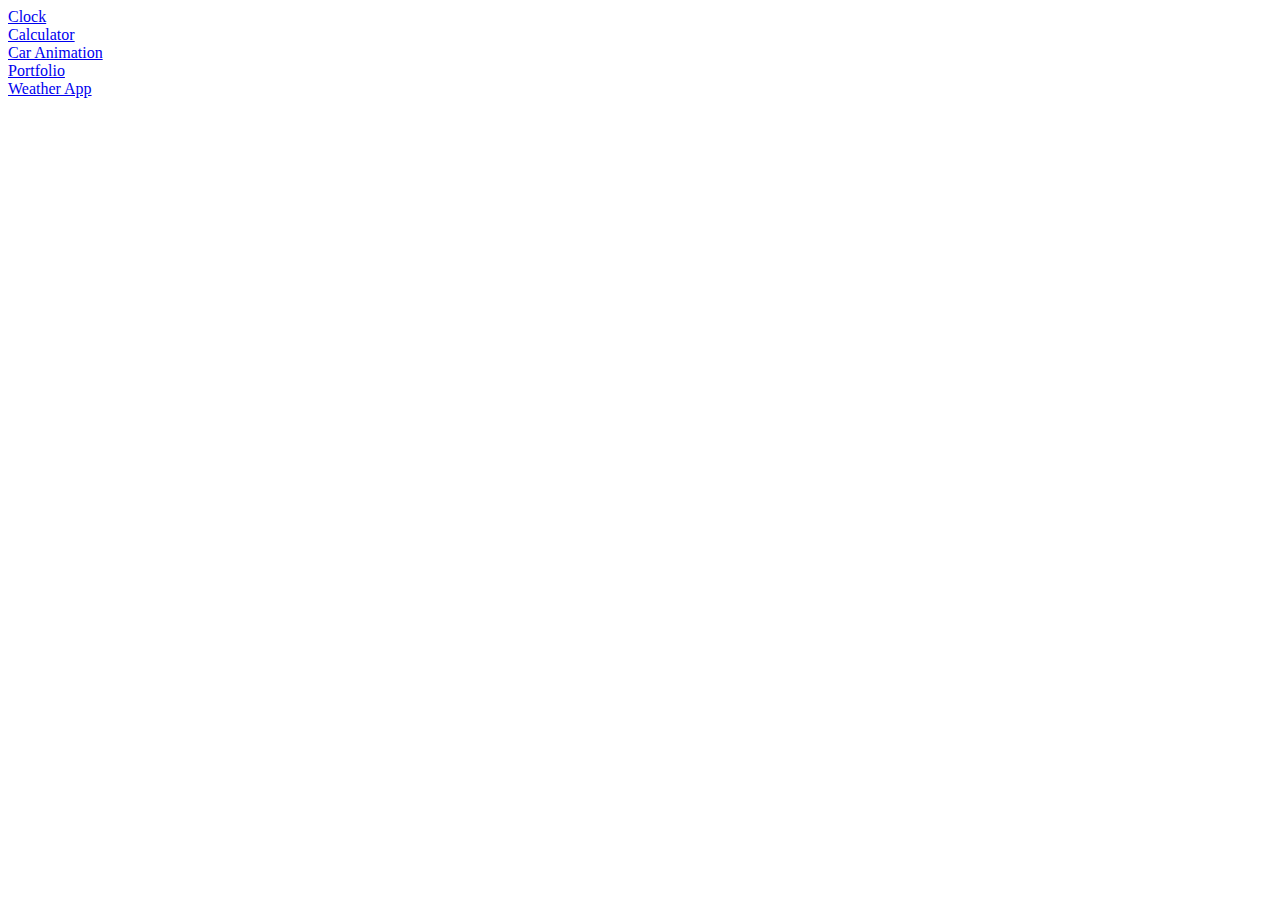
<file: index.html>
<!DOCTYPE html>
<html lang="en">
<head>
    <meta charset="UTF-8">
    <meta http-equiv="X-UA-Compatible" content="IE=edge">
    <meta name="viewport" content="width=<device-width>, initial-scale=1.0">
    <title>Document</title>
</head>
<body>
    <a href="AnalogClock"> Clock </a></br>
    <a href="Calculator"> Calculator </a></br>
    <a href="LamborghiniCar"> Car Animation </a></br>
    <a href="Portfolio"> Portfolio </a></br>
    <a href="Weather"> Weather App </a></br>
</body>
</html>
</file>
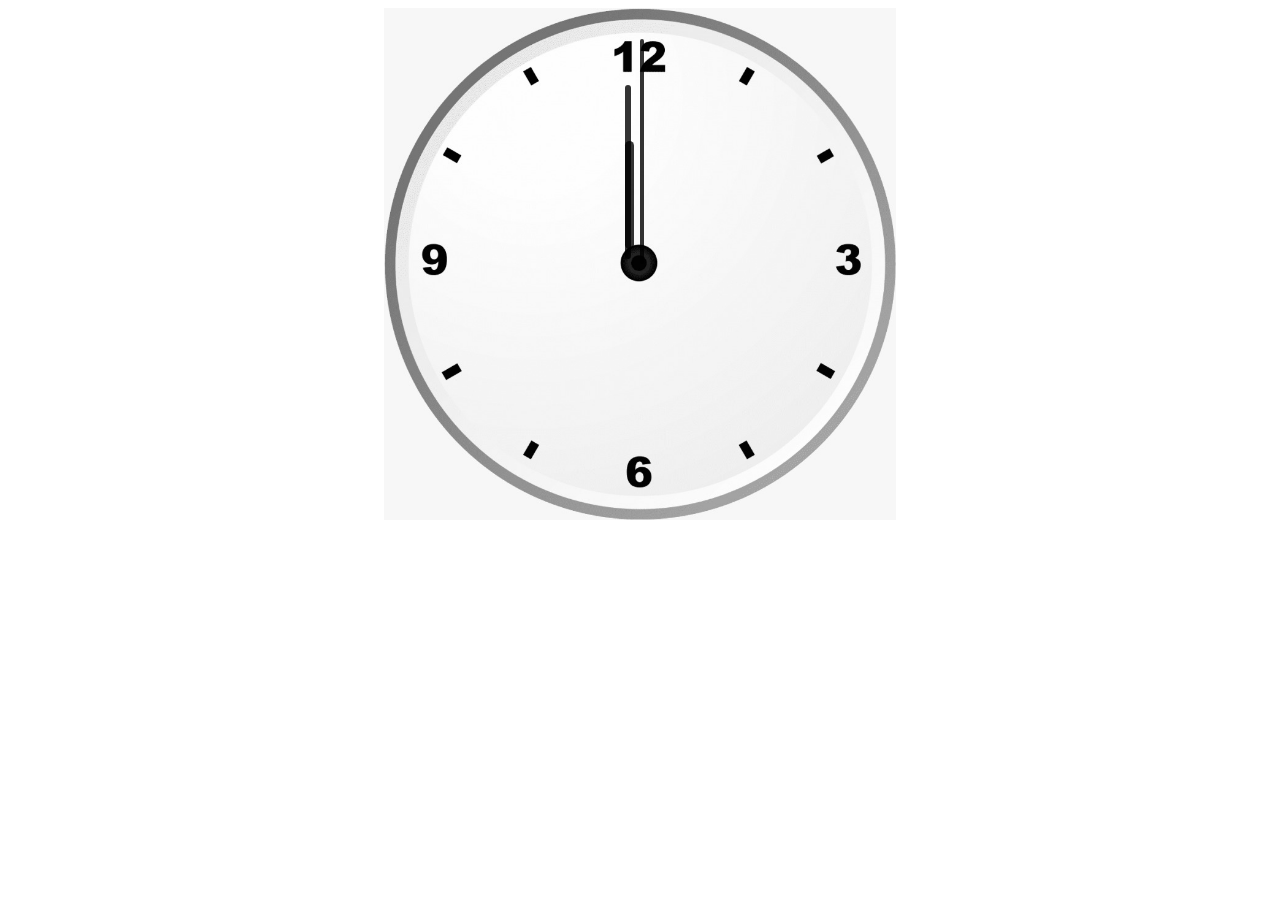
<file: AnalogClock/index.html>
<!DOCTYPE html>
<html lang="en">
<head>
    <meta charset="UTF-8">
    <meta http-equiv="X-UA-Compatible" content="IE=edge">
    <meta name="viewport" content="width=device-width, initial-scale=1.0">
    <title>Analog Clock</title>
    <link rel="stylesheet" href="clock.css">
    <script src="clock.js"></script>
</head>
<body>
    <div id="clockContainer">
        <div id="hour"></div>
        <div id="minute"></div>
        <div id="second"></div>
    </div>
</body>
</html>
</file>
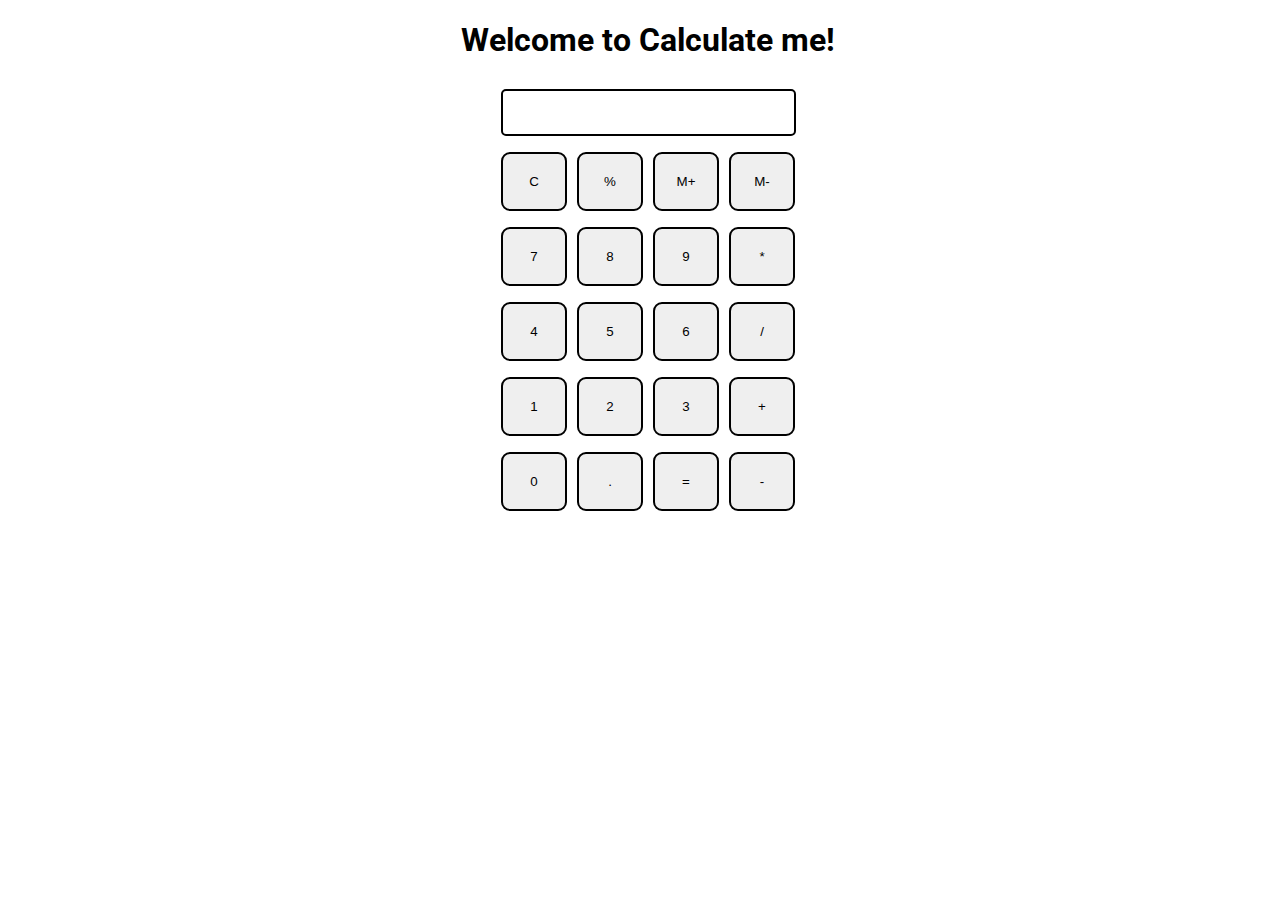
<file: Calculator/index.html>
<!DOCTYPE html>
<html>

<head>
  <meta charset="utf-8">
  <meta name="viewport" content="width=device-width">
  <title>Calculate me! - A calculator made my me</title>
  <link href="style.css" rel="stylesheet" type="text/css" />
  <link href="utils.css" rel="stylesheet" type="text/css" />
</head>

<body>
  <h1 class="text-center">Welcome to Calculate me!</h1>
  <div class="container flex flex-col items-center mx-auto m-w-20">
    <div class="row">
      <input class="input" type="text"/>
    </div>
    <div class="row">
      <button class="button">C</button>
      <button class="button">%</button>
      <button class="button">M+</button>
      <button class="button">M-</button>
    </div>
    <div class="row">
      <button class="button">7</button>
      <button class="button">8</button>
      <button class="button">9</button>
      <button class="button">*</button>
    </div>
    <div class="row">
      <button class="button">4</button>
      <button class="button">5</button>
      <button class="button">6</button>
      <button class="button">/</button>
    </div>
    <div class="row">
      <button class="button">1</button>
      <button class="button">2</button>
      <button class="button">3</button>
      <button class="button">+</button>
    </div>
    <div class="row">
      <button class="button">0</button>
      <button class="button">.</button>
      <button class="button">=</button>
      <button class="button">-</button>
    </div>
  </div>
  <script src="script.js"></script>
</body>

</html>
</file>
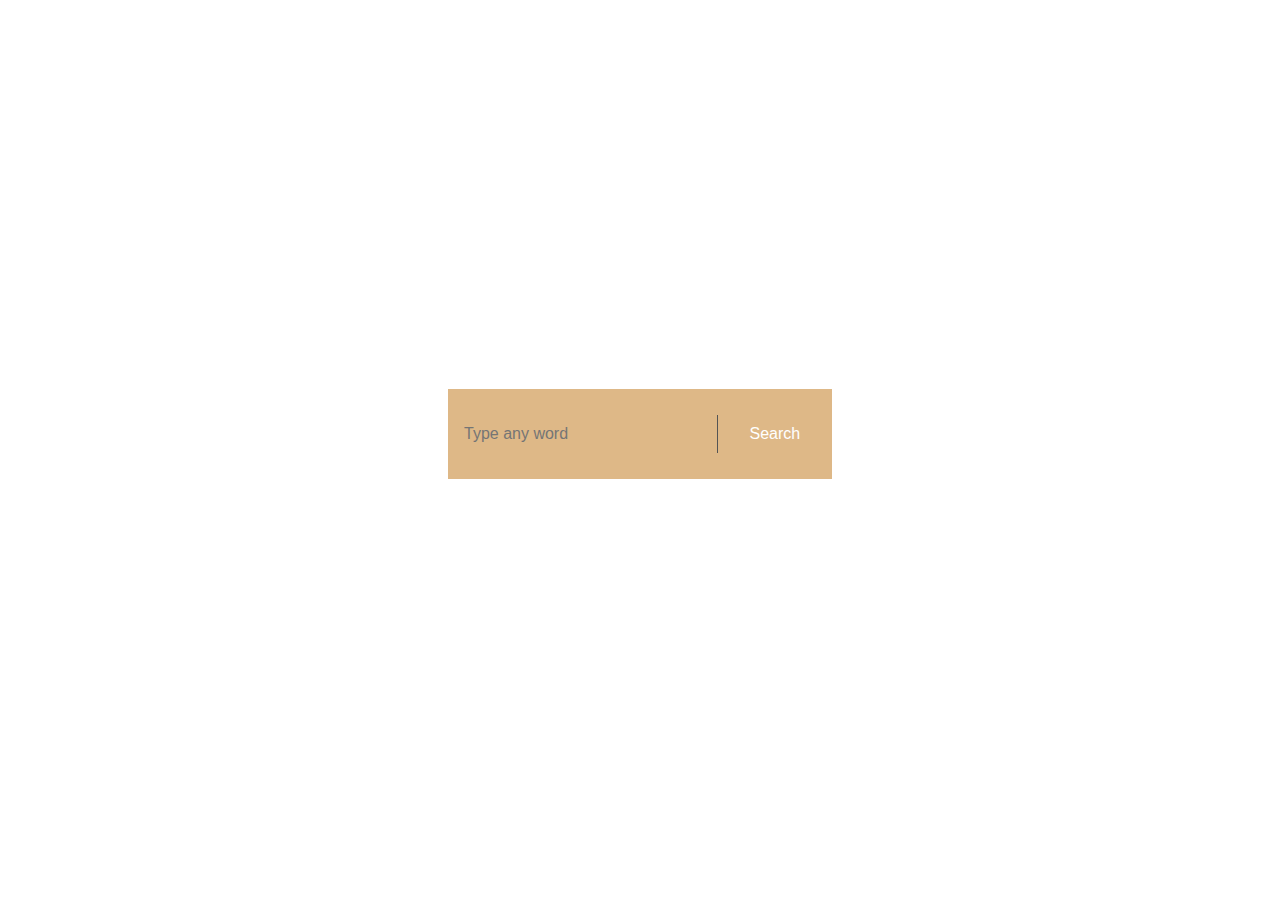
<file: Dictionary/index.html>
<!DOCTYPE html>
<html lang="en">
<head>
    <meta charset="UTF-8">
    <meta http-equiv="X-UA-Compatible" content="IE=edge">
    <meta name="viewport" content="width=device-width, initial-scale=1.0">
    <link rel="stylesheet" href="style.css">
    <title>Dictionary</title>
</head>
<body>
    <!-- <h1 class="h1">My Dictionary</h1> -->
    <div class="container">
        <div class="search-form">
            <input type="text" placeholder="Type any word">
            <button>Search</button>
        </div>

        <div class="dictionary-app">
            <!-- <div class="card">
                <div class="property">
                    <span>Word: </span>
                    <span>Word: </span>
                </div>

                <div class="property">
                    <span>Phonetics: </span>
                    <span>Word: </span>
                </div>

                <div class="property">
                    <span>Audio </span>
                    <span>Word: </span>
                </div>

                <div class="property">
                    <span>Definition: </span>
                    <span>Word: </span>
                </div>

                <div class="property">
                    <span>Example: </span>
                    <span>Word: </span>
                </div>

                <div class="property">
                    <span>Parts of Speech</span>
                    <span>Word: </span>
                </div>
            </div> -->
        </div>
    </div>

    <script src="script.js"></script>
</body>
</html>
</file>
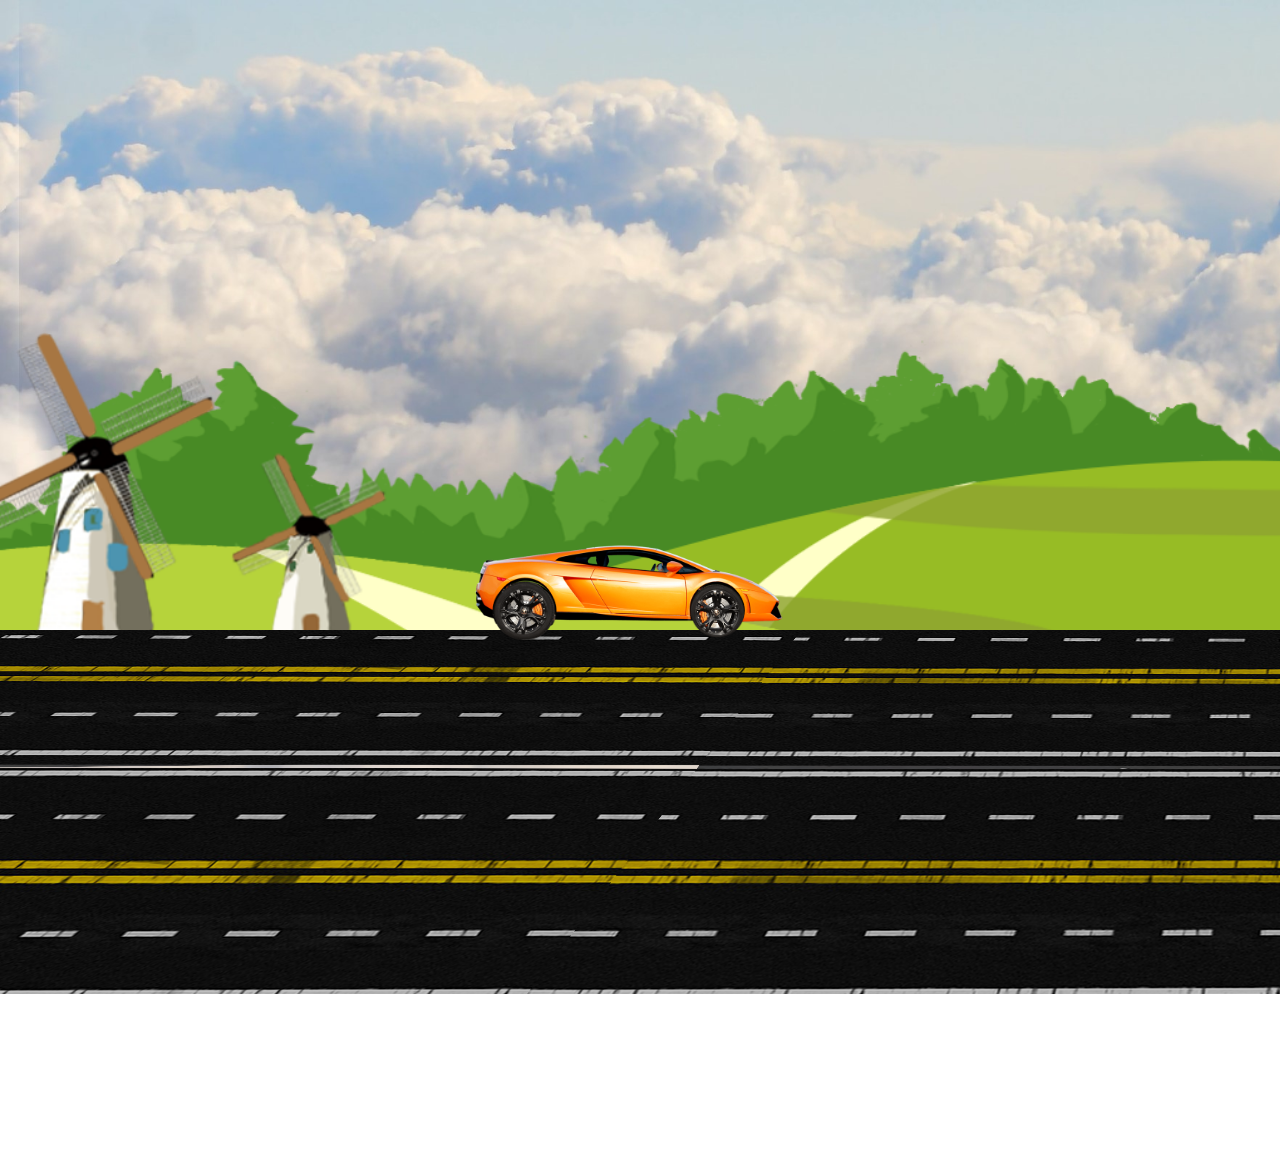
<file: LamborghiniCar/index.html>
<!DOCTYPE html>
<html lang="en">
<head>
    <meta charset="UTF-8">
    <meta http-equiv="X-UA-Compatible" content="IE=edge">
    <meta name="viewport" content="width=device-width, initial-scale=1.0">
    <title>Car Animation</title>
    <link rel="stylesheet" href="car.css">
    <script src="car.js"></script>
</head>
<body>
    <div class="container">
        <div class="sky">
            <div class="trees"></div>
            <div class="track"></div>
            <div class="car">
                <div class="wheel wheel1">
                    <img src="./images/car_wheel_left.png" alt="left wheel">
                </div>
                <div class="wheel wheel2">
                    <img src="./images/car_wheel_right.png" alt="right wheel">
                </div>
            </div>
        </div>
    </div>
</body>
</html>
</file>
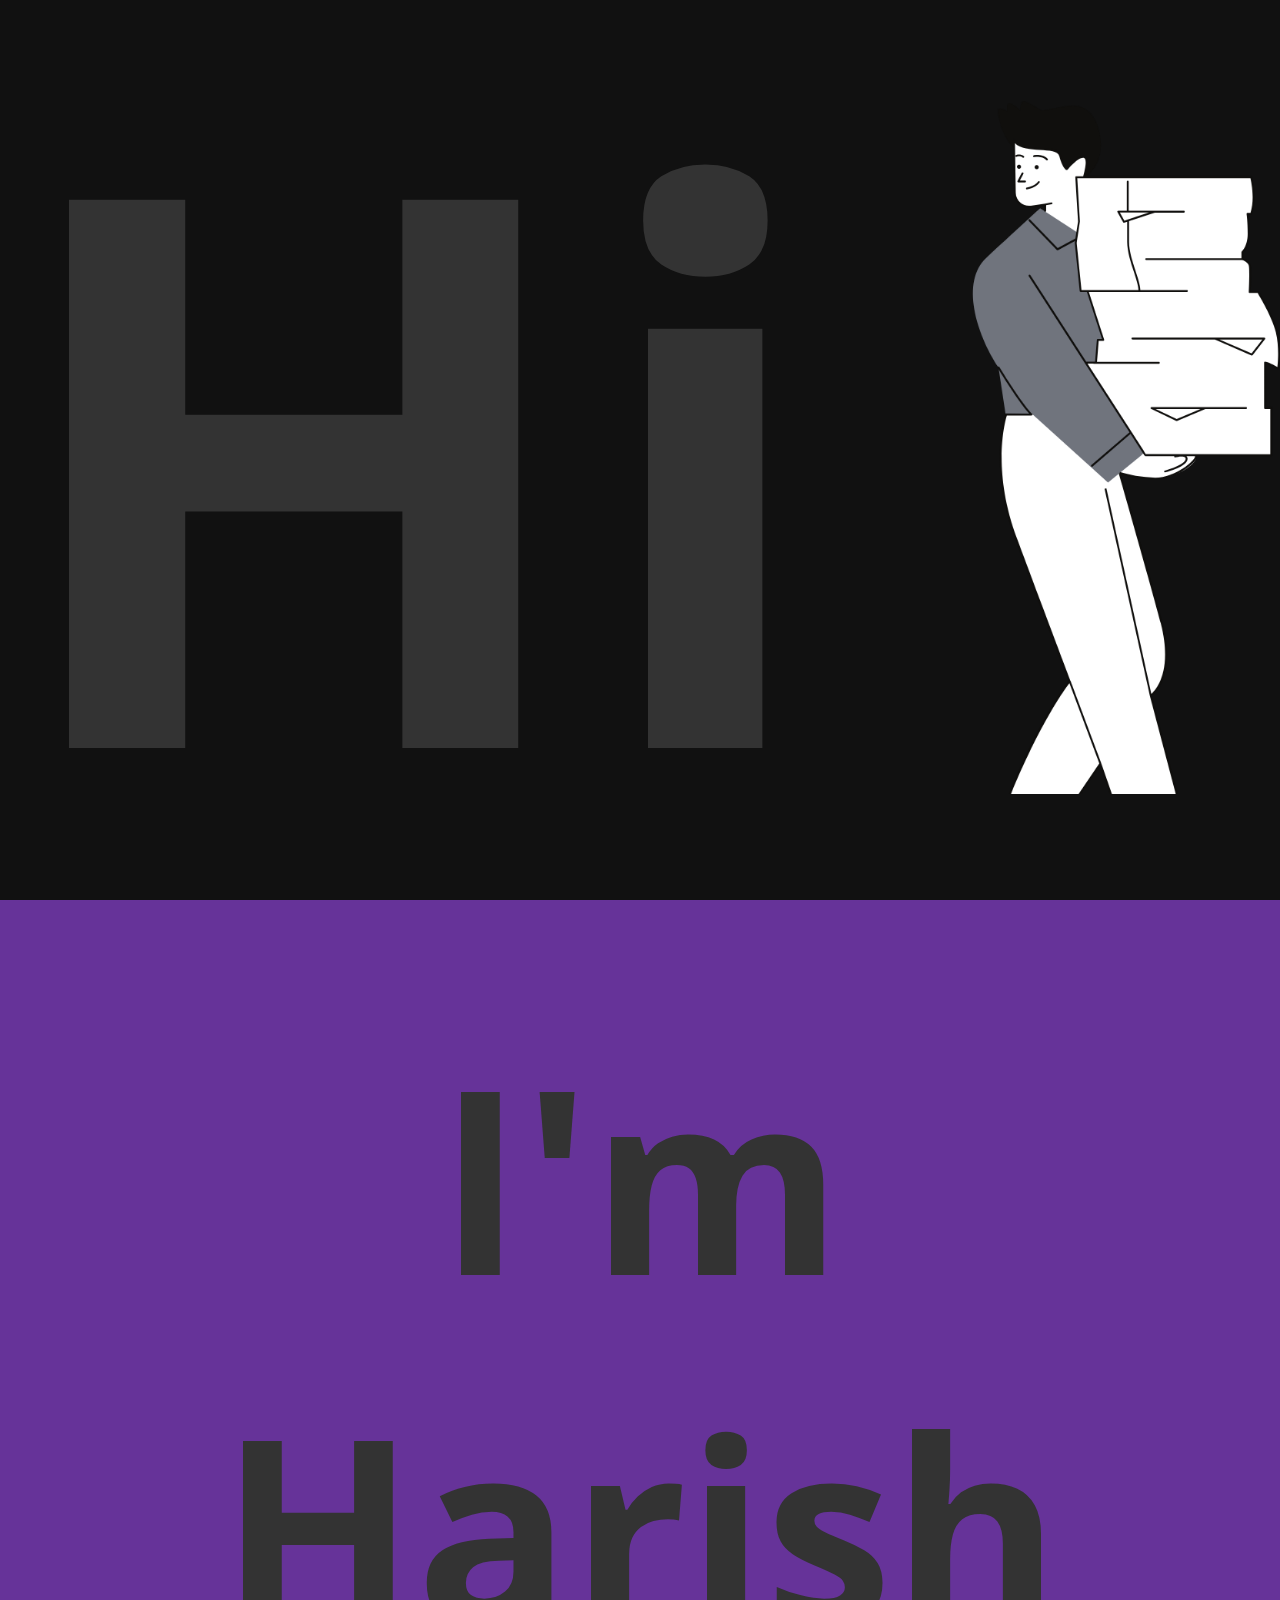
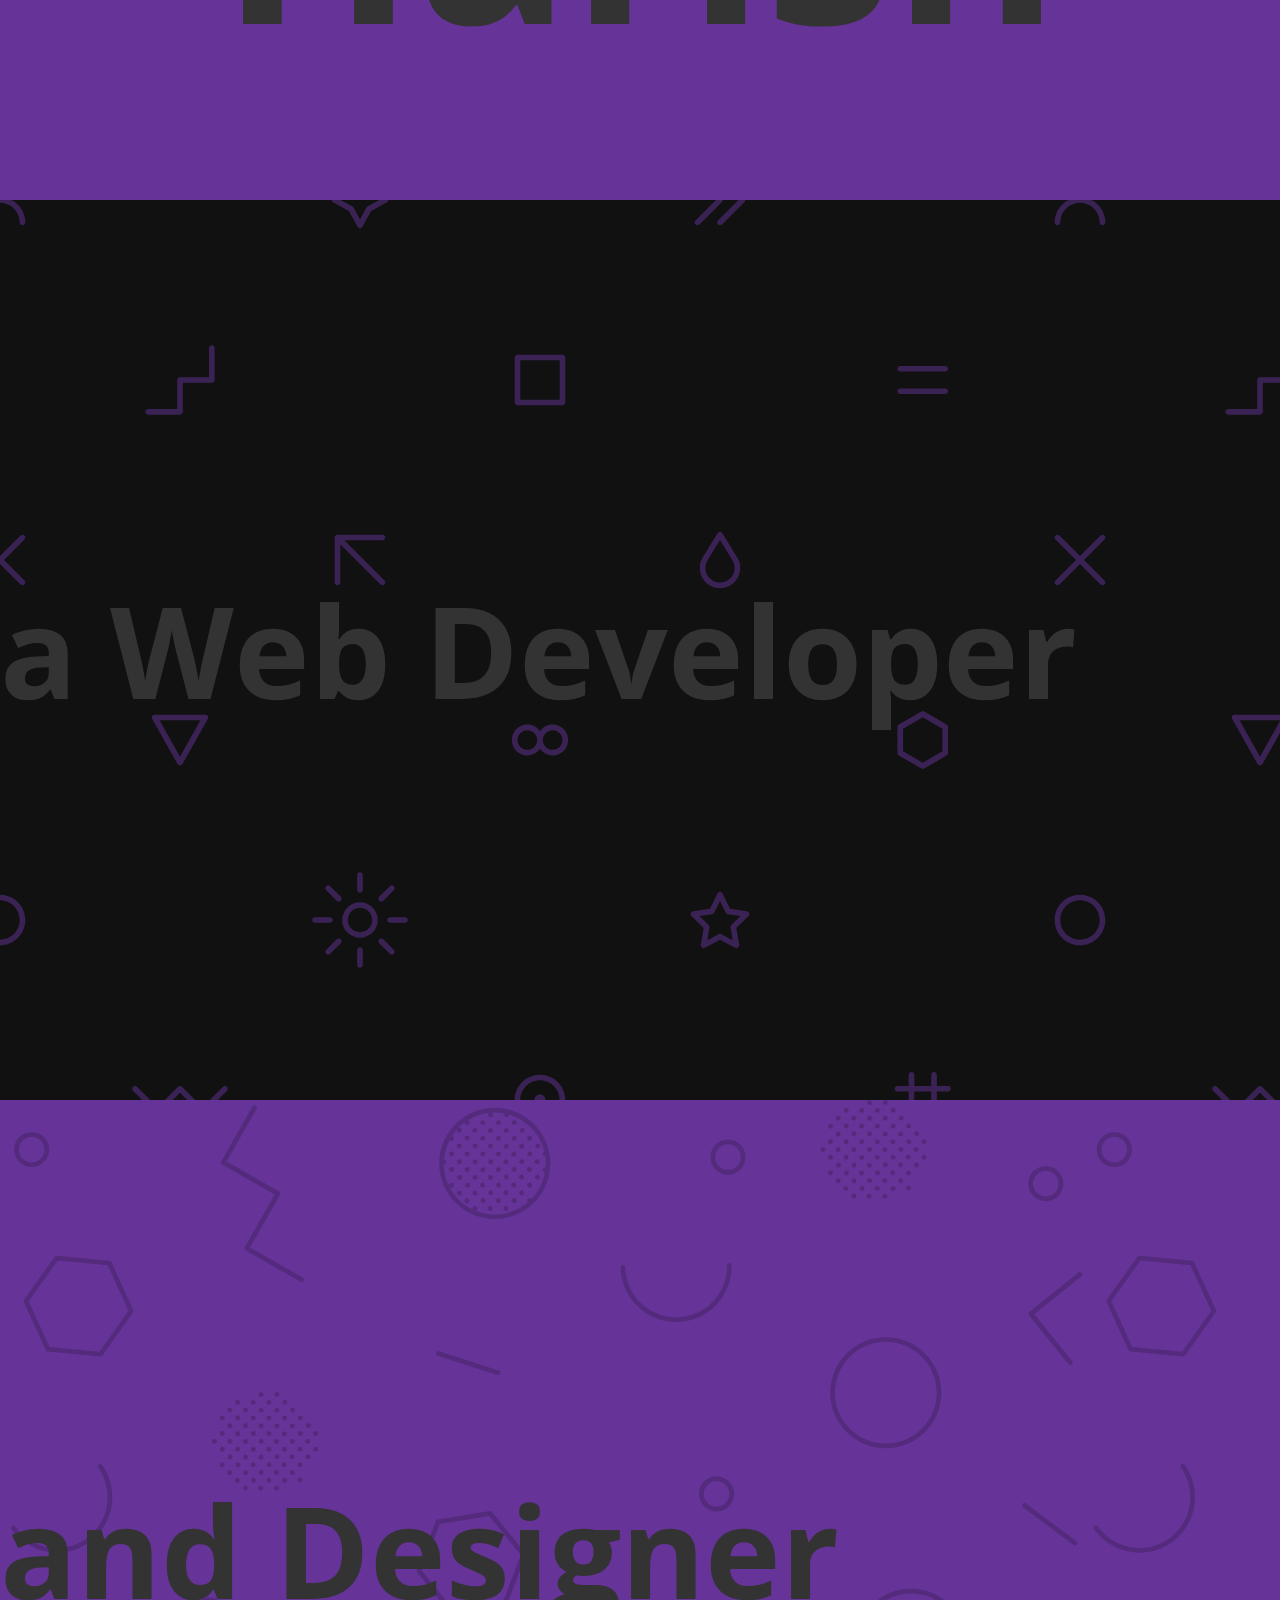
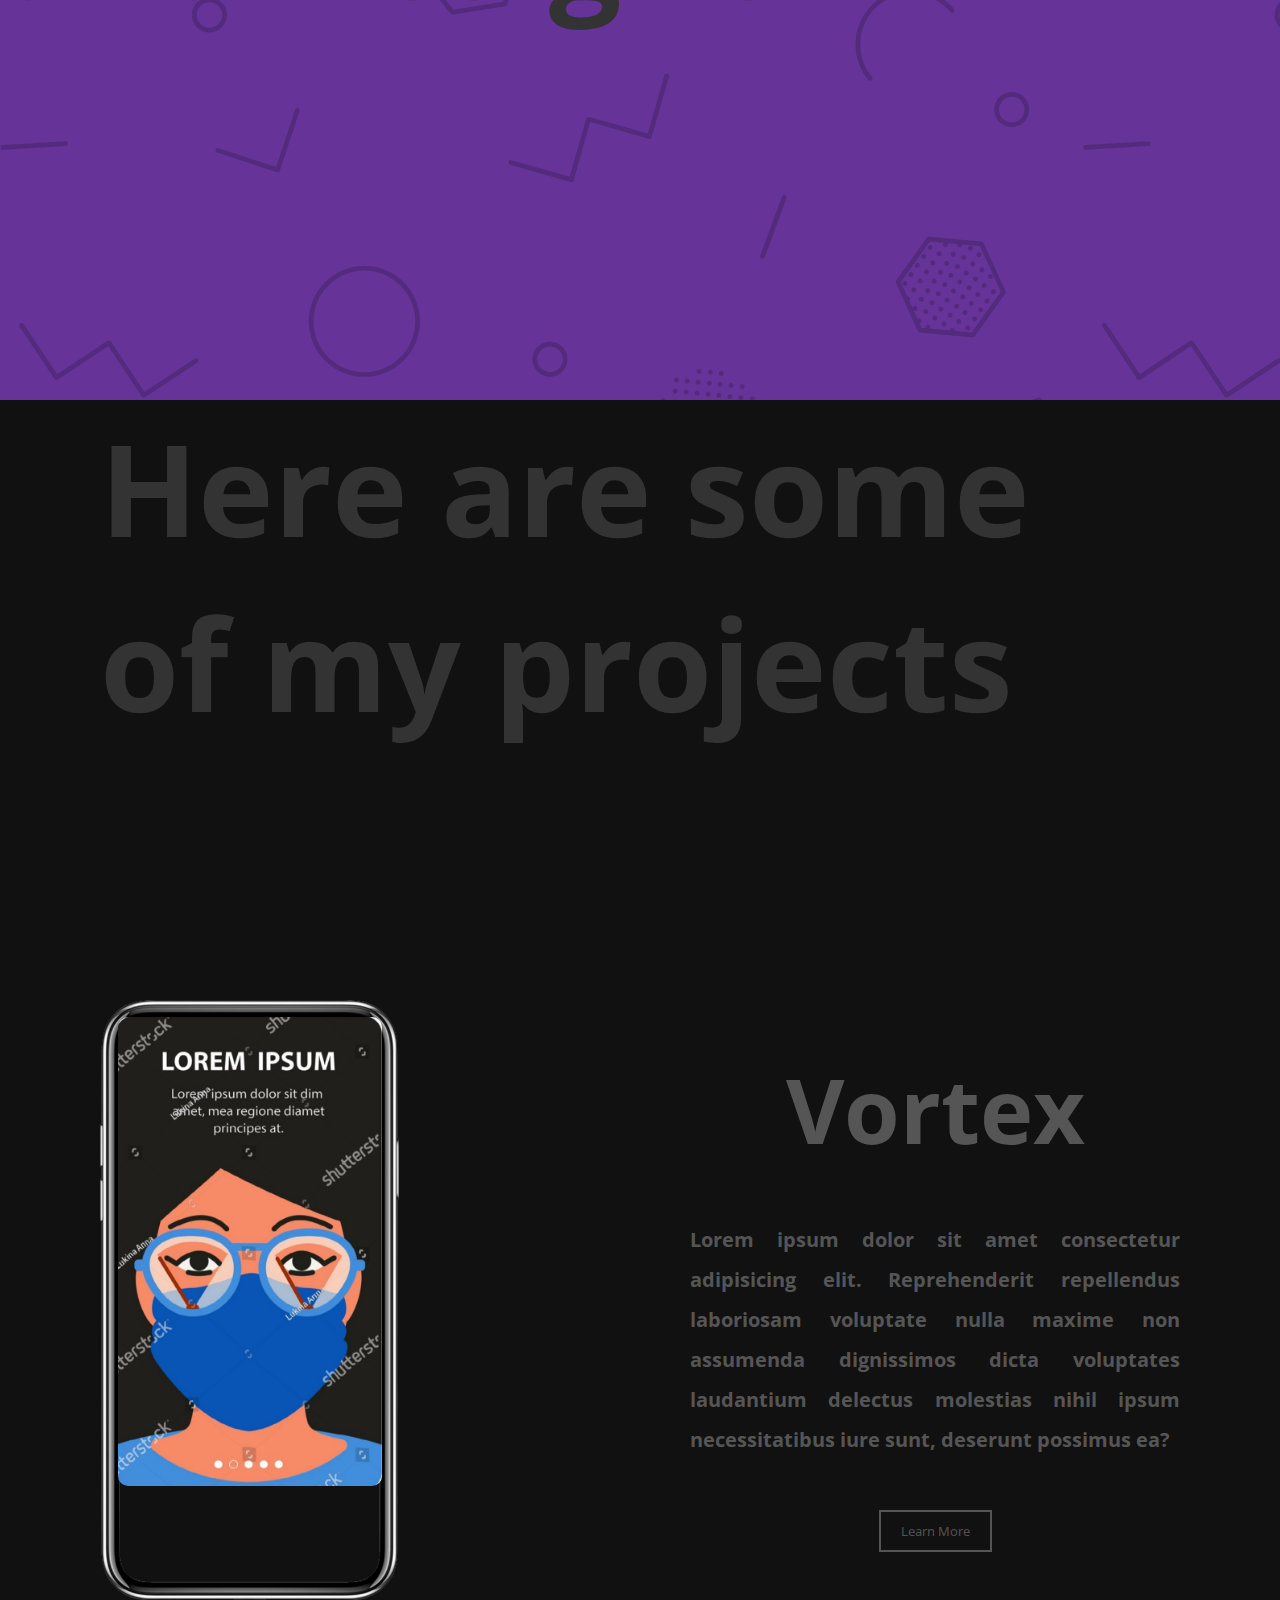
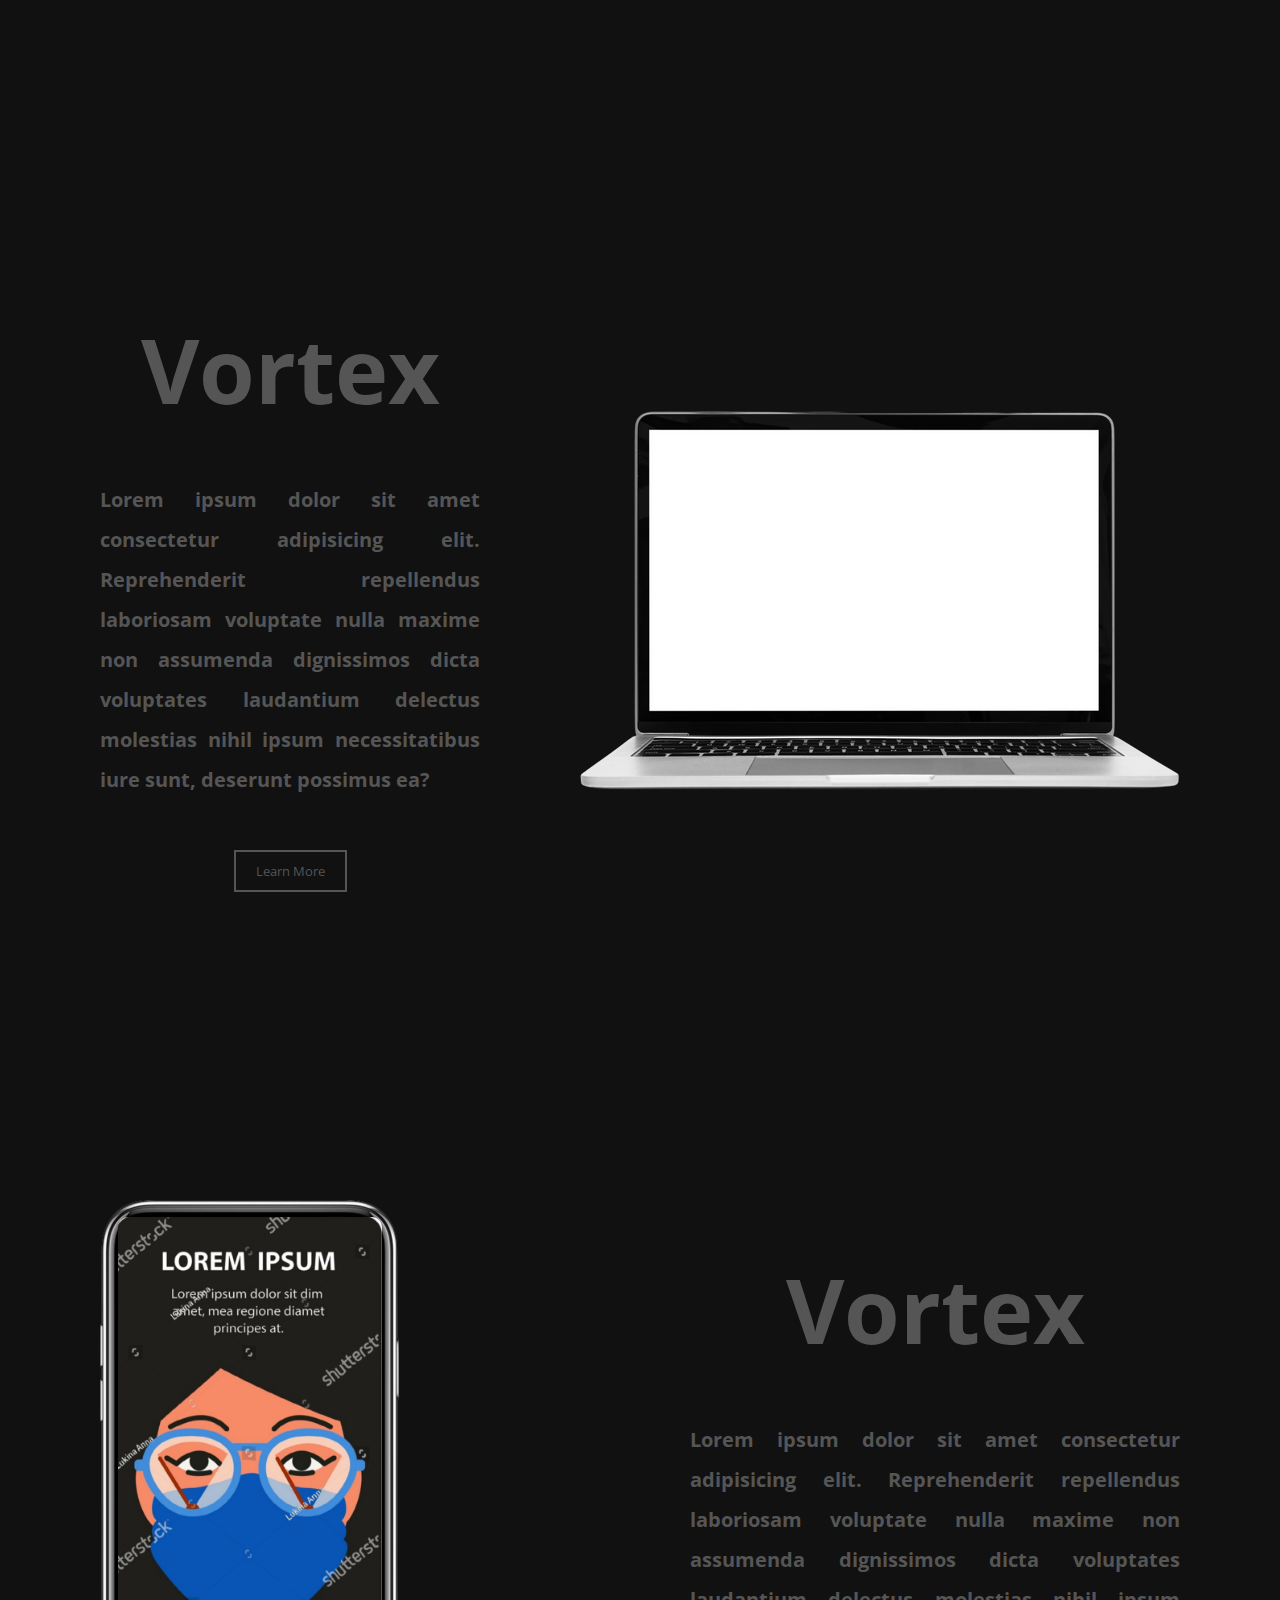
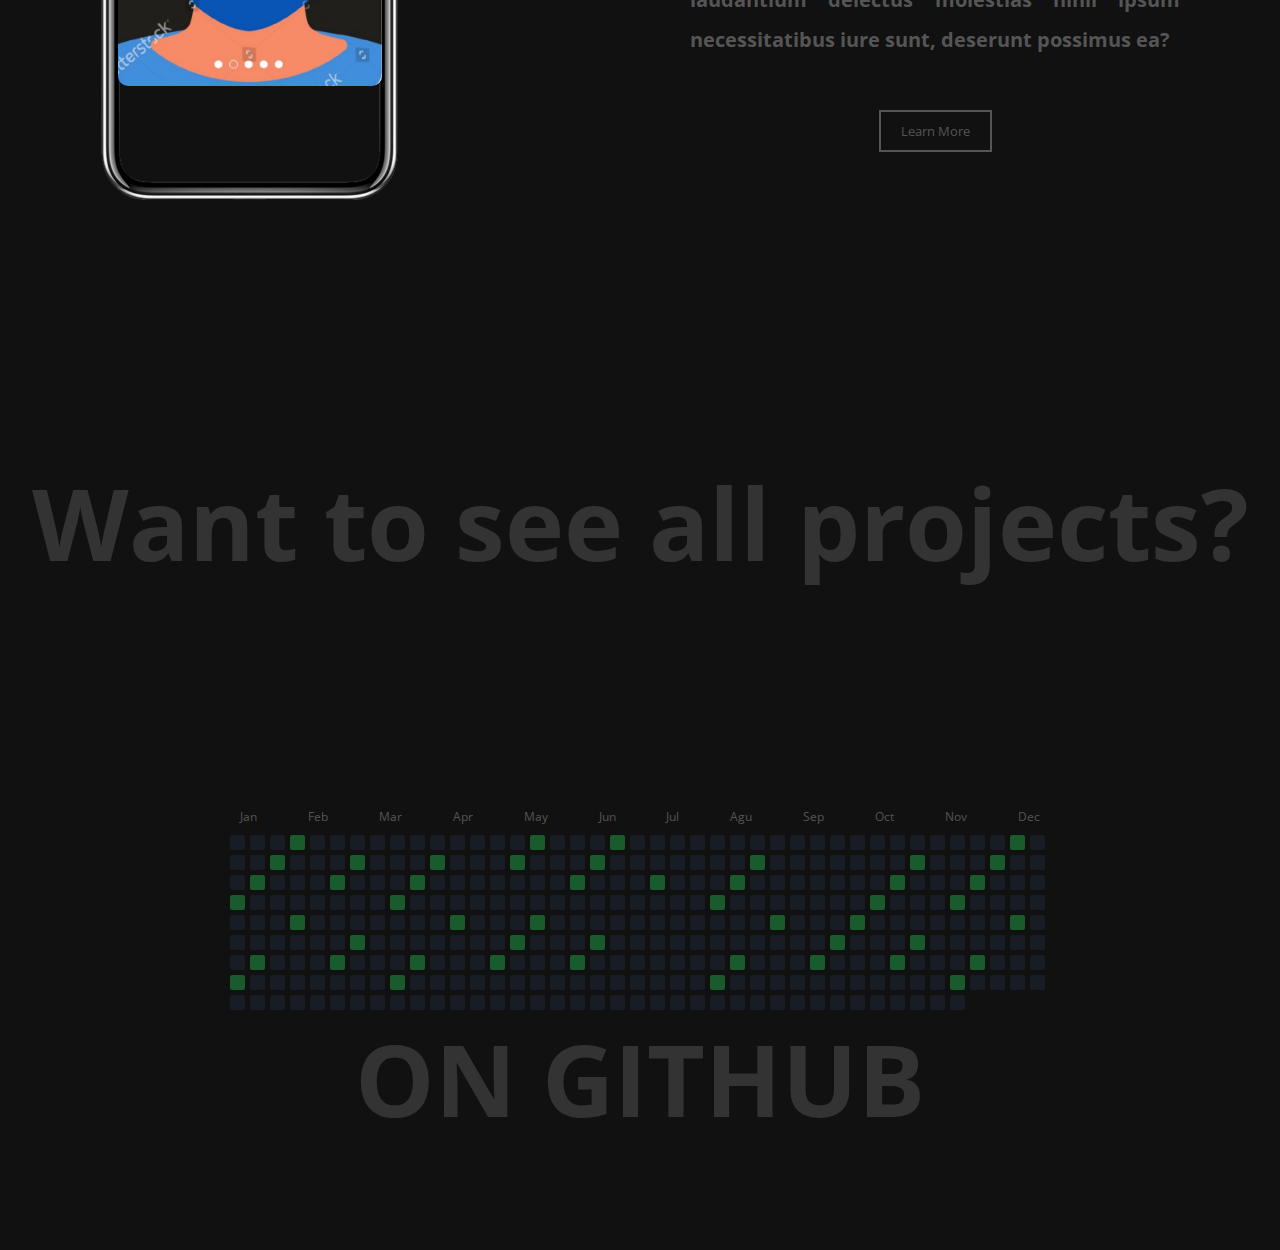
<file: Portfolio/index.html>
<!DOCTYPE html>
<html lang="en">
<head>
    <meta charset="UTF-8">
    <meta http-equiv="X-UA-Compatible" content="IE=edge">
    <meta name="viewport" content="width=device-width, initial-scale=1.0">
    <title>Harish</title>
    <link rel="stylesheet" href="./style.css">
    <link href="https://fonts.googleapis.com/css2?family=Open+Sans:wght@300;400;500;600;700;800&display=swap" rel="stylesheet">
</head>
<body>
    <div class="container">
        <!-- INTRODUCTION -->
        <div class="intro">
            <div class="salute">
                <div class="saluteTextContainer">
                    <h1 class="saluteText">Hi</h1>
                </div>
                <div class="saluteImgContainer">
                    <img src="./img/person.png" alt="person" class="saluteImg">
                </div>
            </div>
            <div class="nameContainer">
                <h2 class="name">I'm Harish</h2>
            </div>
            <div class="jobTitleContainer dark">
                <h2 class="jobTitle">a Web Developer</h2>
            </div>
            <div class="jobTitleContainer purple">
                <h2 class="jobTitle">and Designer</h2>
            </div>
        </div>
        <!-- PROJECTS -->
        <div class="projects">
            <h1 class="projectsTitle">Here are some of my projects<h1/>
                <div class="project">
                    <div class="phone">
                        <img src="./img/phone.png" alt="">
                        <div class="phoneScreen">
                            <img src="./img/phoneApp.png" alt="" class="phoneApp">
                        </div>
                    </div>
                    <div class="projectDetail">
                        <h1 class="projectTitle">Vortex</h1>
                        <p class="projectDesc">Lorem ipsum dolor sit amet consectetur adipisicing elit. Reprehenderit repellendus laboriosam voluptate nulla maxime non assumenda dignissimos dicta voluptates laudantium delectus molestias nihil ipsum necessitatibus iure sunt, deserunt possimus ea?</p>
                        <button class="projectButton">Learn More</button>
                    </div>
                </div>
                <div class="project">
                    <div class="laptop">
                        <img src="./img/laptop.png" alt="">
                        <div class="laptopScreen">
                            <!-- <img src="./img/laptopApp.png" alt="" class="laptopApp"> -->
                        </div>
                    </div>
                    <div class="projectDetail">
                        <h1 class="projectTitle">Vortex</h1>
                        <p class="projectDesc">Lorem ipsum dolor sit amet consectetur adipisicing elit. Reprehenderit repellendus laboriosam voluptate nulla maxime non assumenda dignissimos dicta voluptates laudantium delectus molestias nihil ipsum necessitatibus iure sunt, deserunt possimus ea?</p>
                        <button class="projectButton">Learn More</button>
                    </div>
                </div>
                <div class="project">
                    <div class="phone">
                        <img src="./img/phone.png" alt="">
                        <div class="phoneScreen">
                            <img src="./img/phoneApp.png" alt="" class="phoneApp">
                        </div>
                    </div>
                    <div class="projectDetail">
                        <h1 class="projectTitle">Vortex</h1>
                        <p class="projectDesc">Lorem ipsum dolor sit amet consectetur adipisicing elit. Reprehenderit repellendus laboriosam voluptate nulla maxime non assumenda dignissimos dicta voluptates laudantium delectus molestias nihil ipsum necessitatibus iure sunt, deserunt possimus ea?</p>
                        <button class="projectButton">Learn More</button>
                    </div>
                </div>
        </div>
            <!-- GITHUB -->
            <div class="githubContainer">
                <h1 class="githubTitle">Want to see all projects?</h1>
                <div class="githubChart">
                  <div class="dates">
                    <span>Jan</span>
                    <span>Feb</span>
                    <span>Mar</span>
                    <span>Apr</span>
                    <span>May</span>
                    <span>Jun</span>
                    <span>Jul</span>
                    <span>Agu</span>
                    <span>Sep</span>
                    <span>Oct</span>
                    <span>Nov</span>
                    <span>Dec</span>
                  </div>
                  <div class="boxContainer"></div>
                  <h1 class="githubTitle">ON GITHUB</h1>
                </div>
                <div class="githubSm">
                  <a href="">
                    <img src="./img/github.png" alt="" />
                  </a>
                  <h2>Find Me on Github</h2>
                </div>
              </div>
    </div>
    <script src="./app.js"></script>
</body>
</html>
</file>
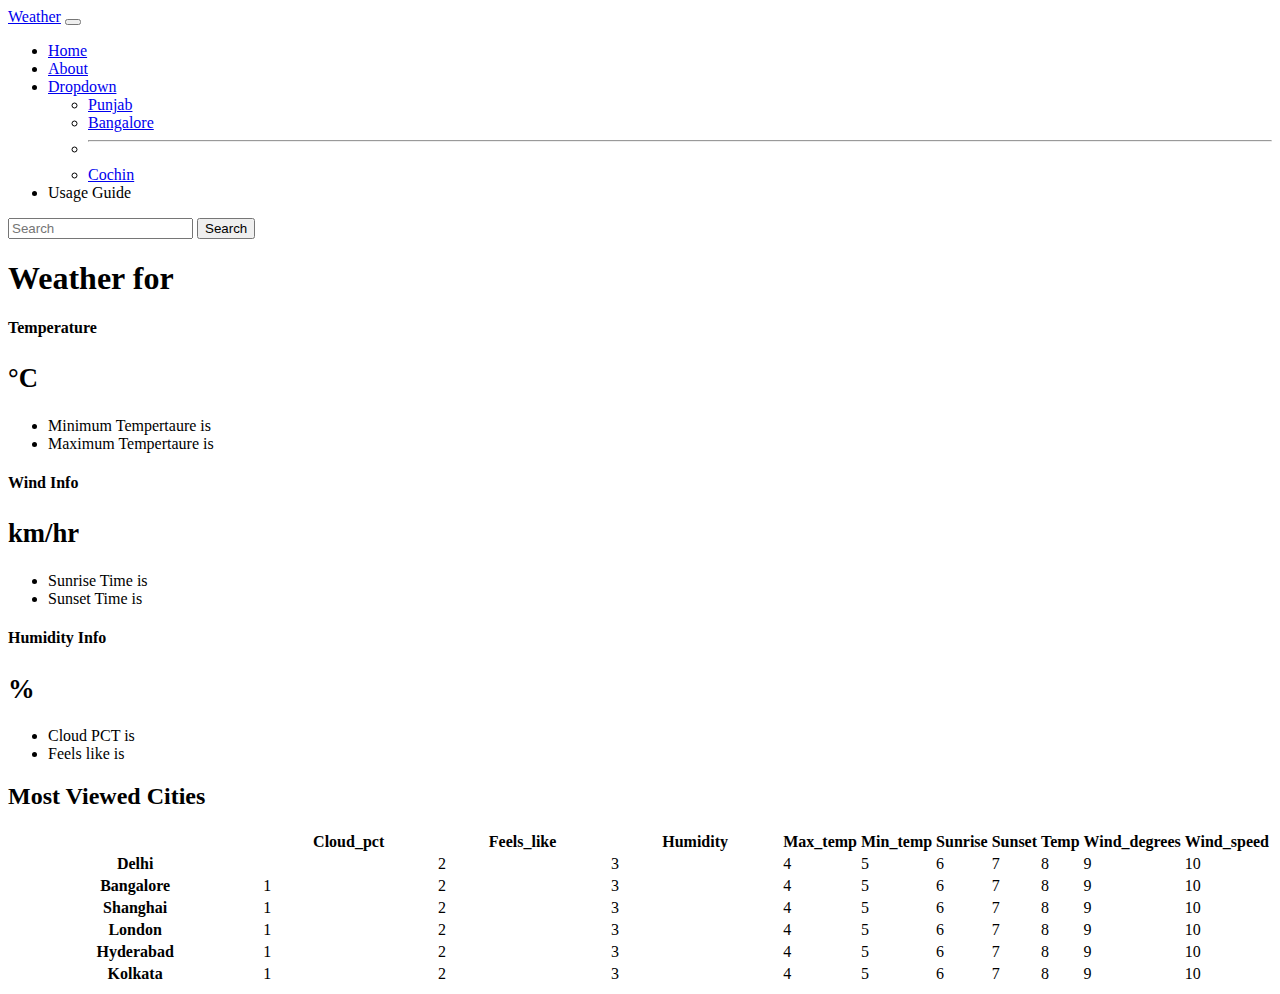
<file: Weather/index.html>
<!DOCTYPE html>
<html lang="en">
  <head>
    <meta charset="utf-8" />
    <meta name="viewport" content="width=device-width, initial-scale=1" />
    <title>My Weather App</title>
    <link
      href="https://cdn.jsdelivr.net/npm/bootstrap@5.3.0-alpha1/dist/css/bootstrap.min.css"
      rel="stylesheet"
      integrity="sha384-GLhlTQ8iRABdZLl6O3oVMWSktQOp6b7In1Zl3/Jr59b6EGGoI1aFkw7cmDA6j6gD"
      crossorigin="anonymous"
    />
  </head>
  <body>
    <nav class="navbar navbar-expand-lg bg-body-tertiary">
      <div class="container-fluid">
        <a class="navbar-brand" href="#">Weather</a>
        <button
          class="navbar-toggler"
          type="button"
          data-bs-toggle="collapse"
          data-bs-target="#navbarSupportedContent"
          aria-controls="navbarSupportedContent"
          aria-expanded="false"
          aria-label="Toggle navigation"
        >
          <span class="navbar-toggler-icon"></span>
        </button>
        <div class="collapse navbar-collapse" id="navbarSupportedContent">
          <ul class="navbar-nav me-auto mb-2 mb-lg-0">
            <li class="nav-item">
              <a class="nav-link active" aria-current="page" href="#">Home</a>
            </li>
            <li class="nav-item">
              <a class="nav-link" href="#">About</a>
            </li>
            <li class="nav-item dropdown">
              <a
                class="nav-link dropdown-toggle"
                href="#"
                role="button"
                data-bs-toggle="dropdown"
                aria-expanded="false"
              >
                Dropdown
              </a>
              <ul class="dropdown-menu">
                <li><a class="dropdown-item" href="#">Punjab</a></li>
                <li><a class="dropdown-item" href="#">Bangalore</a></li>
                <li><hr class="dropdown-divider" /></li>
                <li><a class="dropdown-item" href="#">Cochin</a></li>
              </ul>
            </li>
            <li class="nav-item">
              <a class="nav-link">Usage Guide</a>
            </li>
          </ul>
          <form class="d-flex" role="search">
            <input
              id="city"
              class="form-control me-2"
              type="search"
              placeholder="Search"
              aria-label="Search"
            />
            <button class="btn btn-outline-success" type="submit" id="submit">
              Search
            </button>
          </form>
        </div>
      </div>
    </nav>

    <div class="container">
      <h1 class="my-4 text-center">Weather for <span id="cityName"></span></h1>
      <main>
        <div class="row row-cols-1 row-cols-md-3 mb-3 text-center">
          <div class="col">
            <div class="card mb-4 rounded-3 shadow-sm">
              <div class="card-header py-3 text-bg-primary">
                <h4 class="my-0 fw-normal ">Temperature</h4>
              </div>
              <div class="card-body">
                <h1 class="card-title pricing-card-title">
                  <span id="temp"></span><small class="text-muted fw-light"> °C</small>
                </h1>
                <ul class="list-unstyled mt-3 mb-4">
                  <!-- <li>Temperature is <span id="temp"></span></li> -->
                  <li>Minimum Tempertaure is <span id="min_temp"></span></li>
                  <li>Maximum Tempertaure is <span id="max_temp"></span></li>
                  
                </ul>
                <!-- <button
                  type="button"
                  class="w-100 btn btn-lg btn-outline-primary">
                  Sign up for free
                </button> -->
              </div>
            </div>
          </div>

          <div class="col">
            <div class="card mb-4 rounded-3 shadow-sm">
              <div class="card-header py-3 text-bg-primary">
                <h4 class="my-0 fw-normal">Wind Info</h4>
              </div>
              <div class="card-body">
                <h1 class="card-title pricing-card-title">
                  <span id="wind_speed"></span><small class="text-muted fw-light"> km/hr</small>
                </h1>
                <ul class="list-unstyled mt-3 mb-4">
                  <!-- <li>Wind Speed is <span id="wind_speed"></span></li> -->
                  <li>Sunrise Time is <span id="sunrise"></span></li>
                  <li>Sunset Time is <span id="sunset"></span></li>

                </ul>
                <!-- <button type="button" class="w-100 btn btn-lg btn-primary">
                  Get started
                </button> -->
              </div>
            </div>
          </div>
        
          <div class="col">
            <div class="card mb-4 rounded-3 shadow-sm border-primary">
              <div class="card-header py-3 text-bg-primary border-primary">
                <h4 class="my-0 fw-normal">Humidity Info</h4>
              </div>
              <div class="card-body">
                <h1 class="card-title pricing-card-title">
                  <span id="humidity"></span><small class="text-muted fw-light"> %</small>
                </h1>
                <ul class="list-unstyled mt-3 mb-4">
                  <li>Cloud PCT is <span id="cloud_pct"></span></li>
                  <li>Feels like is <span id="feels_like"></span></li>
                  <!-- <li>Humidity is <span id="humidity"></span></li> -->
                </ul>
                <!-- <button type="button" class="w-100 btn btn-lg btn-primary">
                  Contact us
                </button> -->
              </div>
            </div>
          </div>
        </div>

        <h2 class="display-6 text-center mb-4">Most Viewed Cities</h2>

        <div class="table-responsive">
          <table class="table text-center">
            <thead>
              <tr>
                <th style="width: 34%"></th>
                <th style="width: 22%">Cloud_pct</th>
                <th style="width: 22%">Feels_like</th>
                <th style="width: 22%">Humidity</th>
                <th style="width: 22%">Max_temp</th>
                <th style="width: 22%">Min_temp</th>
                <th style="width: 22%">Sunrise</th>
                <th style="width: 22%">Sunset</th>
                <th style="width: 22%">Temp</th>
                <th style="width: 22%">Wind_degrees</th>
                <th style="width: 22%">Wind_speed</th>
              </tr>
            </thead>
            <tbody>
              <tr>
                <th scope="row" class="text-start">Delhi</th>
                <td><span id="cloud_pct"></span></td>
                <td>2</td>
                <td>3</td>
                <td>4</td>
                <td>5</td>
                <td>6</td>
                <td>7</td>
                <td>8</td>
                <td>9</td>
                <td>10</td>
              </tr>
              <tr>
                <th scope="row" class="text-start">Bangalore</th>
                <td>1</td>
                <td>2</td>
                <td>3</td>
                <td>4</td>
                <td>5</td>
                <td>6</td>
                <td>7</td>
                <td>8</td>
                <td>9</td>
                <td>10</td>
            </tbody>
            <tbody>
              <tr>
                <th scope="row" class="text-start">Shanghai</th>
                <td>1</td>
                <td>2</td>
                <td>3</td>
                <td>4</td>
                <td>5</td>
                <td>6</td>
                <td>7</td>
                <td>8</td>
                <td>9</td>
                <td>10</td>
              </tr>
              <tr>
                <th scope="row" class="text-start">London</th>
                <td>1</td>
                <td>2</td>
                <td>3</td>
                <td>4</td>
                <td>5</td>
                <td>6</td>
                <td>7</td>
                <td>8</td>
                <td>9</td>
                <td>10</td>
              </tr>
              <tr>
                <th scope="row" class="text-start">Hyderabad</th>
                <td>1</td>
                <td>2</td>
                <td>3</td>
                <td>4</td>
                <td>5</td>
                <td>6</td>
                <td>7</td>
                <td>8</td>
                <td>9</td>
                <td>10</td>
              </tr>
              <tr>
                <th scope="row" class="text-start">Kolkata</th>
                <td>1</td>
                <td>2</td>
                <td>3</td>
                <td>4</td>
                <td>5</td>
                <td>6</td>
                <td>7</td>
                <td>8</td>
                <td>9</td>
                <td>10</td>
              </tr>
            </tbody>
          </table>
        </div>
      </main>
    </div>
    <script
      src="https://cdn.jsdelivr.net/npm/bootstrap@5.3.0-alpha1/dist/js/bootstrap.bundle.min.js"
      integrity="sha384-w76AqPfDkMBDXo30jS1Sgez6pr3x5MlQ1ZAGC+nuZB+EYdgRZgiwxhTBTkF7CXvN"
      crossorigin="anonymous"
    ></script>
    <script src="script.js"></script>
  </body>
</html>
</file>
<file: AnalogClock/clock.css>
#clockContainer{
    position: relative;
    margin: auto;
    height: 40vw;
    width: 40vw;
    background: url(clock.jpeg) no-repeat;
    background-size: 100%;
}

#hour, #minute, #second{
    position: absolute;
    background: black;
    border-radius: 10px;
    transform-origin: bottom;
    opacity: 0.8;
}

#hour{
    height: 21%;
    width: 1.8%;
    top: 26%;
    left: 47%;
}

#minute{
    height: 34%;
    width: 1.25%;
    top: 15%;
    left: 47%;
}

#second{
    height: 44%;
    width: 0.8%;
    top: 6%;
    left: 50%;
}
</file>
<file: Calculator/style.css>
@import url('https://fonts.googleapis.com/css2?family=Roboto:wght@300&family=Ubuntu:wght@300&display=swap');
html, body {
  height: 100%;
  width: 100%;
  font-family: 'Roboto', sans-serif; 
}

.button{
  width: 66px;
  padding: 20px;
  margin: 0 3px;
  border: 2px solid black;
  border-radius: 9px;
  cursor: pointer;
}

.row{
  margin: 8px 0;
}
.row input{
  width: 291px;
  font-size: 20px;
    margin: 0;
    padding: 10px 0px;
    border: 2px solid black;
    border-radius: 5px;
}
</file>
<file: Calculator/utils.css>
.text-center{
    text-align: center;
  }
  
  .bg-red{
    background: red;
  }
  
  .mx-auto{
    margin: auto;
  }
  
  .flex{
    display:flex;
  } 
  .flex-col{
    flex-direction: column;
  }
  
  .items-center{
    align-items: center;
  }
</file>
<file: Dictionary/style.css>
*{
    margin: 0;
    padding: 0;
    box-sizing: border-box;
}

body{
    display: grid;
    place-items: center;
    min-height: 100vh;
    /* background-color: dodgerblue; */
    background-image: url('https://thumbs.dreamstime.com/b/old-book-flying-letters-magic-light-background-bookshelf-library-ancient-books-as-symbol-knowledge-history-218640948.jpg');
    background-repeat:round;
}

/* h1{
    text-align: center;
    margin-bottom: 0;
    font-size: 4.5rem;
    font-family: cursive;
    font-weight: 900;
    color:green;
} */

.card{
    width: auto;
    background-color: burlywood;
    padding: 3rem 2rem;
    box-shadow: 0 0 .5rem rgba(0, 0, 0, .8);
    border-radius: 1rem;
}

.property{
    color: black;
    display: flex;
    align-items: flex-start;
    margin: 1rem 0;
    column-gap: 1rem;
}

.search-form{
    display: flex;
    justify-content: center;
    align-items: center;
    flex-wrap: wrap;
    width: 30vw;
    height: 10vh;
    margin-bottom: 2rem;
    background-color: burlywood; 
}

.search-form input,
.search-form button{
    flex-basis: 70%;
    font-size: 1rem;
    padding: .6rem 1rem;
    border: none;
    outline: none;
    background-color: transparent;
    color: white;
}

.search-form button{
    flex-basis: 30%;
    cursor: pointer;
    border-left: 1px solid #545454;
}

.search-form button:hover{
    background-color: whitesmoke;
    color: black;
    box-shadow: 0 0 .5rem #fff;
    inset: 0 0 .5rem rgba(0, 0, 0, .8) ;
    border-radius: .7rem;
}
</file>
<file: LamborghiniCar/car.css>
*{
    margin: 0;
    padding: 0;
}

.sky{
    height: 100vh;
    width: 100%;
    background-image: url(./images/background.jpg);
    background-repeat: no-repeat;
    background-size: cover;
    position: absolute;
}

.trees{
    height: 100vh;
    width: 100%;
    background-image: url(./images/trees.png);
    background-size: cover; 
    position: absolute;
    top: -144px; 
}

.track{
    height: 60vh;
    width: 800vw;
    background-image: url(./images/track.png);
    background-repeat: repeat-x; 
    position: absolute;
    top: 70vh;
    animation: carMove linear 13s infinite;

}

.car{
    height: 100px;
    width: 380px;
    background-image: url(./images/car_body.png);
    background-size: cover;
    position: absolute;
    left: 444px;
    bottom: 30vh;
    animation: shake linear .3s infinite;
}

.wheel1 img{
    width: 77px;
    position: relative;
    top:42px;
    left:42px;
    animation: wheelRotation linear .16s infinite;
}


.wheel2 img{
    width: 77px;
    position: relative;
    top: -39px;
    left: 235px;
    animation: wheelRotation linear .16s infinite;

}

@keyframes wheelRotation
{
    100%{
        transform: rotate(360deg);
    }
}

@keyframes carMove
{
    100%{
        transform: translateX(-500vw);
    }
}

@keyframes shake
{
    0%{
        transform: translateY(-5px);
    }
    50%{
        transform: translateY(5px);
    }
    100%{
        transform: translateY(-5px);
    }
}
@keyframes shakebody
{
    0%{
        transform: translateY(-50px);
    }
    50%{
        transform: translateY(50px);
    }
    100%{
        transform: translateY(-50px);
    }
}
</file>
<file: Portfolio/style.css>
*{
    padding: 0;
    margin: 0;
    font-family: 'Open Sans', sans-serif;
}

.container{
    background-color: #111;
}

.salute{
    height: 100vh;
    display: flex;
    align-items: center;
    overflow: hidden;
}

.saluteTextContainer{
    flex: 3;
}

.saluteImgContainer{
    flex: 1;
}

.saluteText{
    color: #333;
    font-size: 60vw;
    cursor: default;
}

.saluteImg{
    width: 100%;
}

.nameContainer{
    height: 100vh;
    background-color: rebeccapurple;
    display: flex;
    align-items: center;
}

.name{
    font-size: 20vw;
    color: #333;
    cursor: default;
    text-align: center;
}

.jobTitleContainer{
    height: 100vh;
}

.dark{
    background: url("./img/bg1.png");
}

.purple{
    background: rebeccapurple url("./img/bg2.png");
}

.jobTitle{
    font-size: 10vw;
    color: #333;
    line-height: 100vh;
    cursor: default;
}

.projects{
    display: flex;
    flex-direction: column;
    gap: 100px;
    padding: 0 100px;
}

.projectsTitle{
    font-size: 10vw;
    color: #333;
}

.project{
    display: flex;
    align-items: center;
    gap: 100px;
    height: 100vh;
    overflow: hidden;
}

.project:nth-child(2n) {
    flex-direction: row-reverse;
  }

.phone{
    flex: 1;
    width: 300px;
    height: 600px;
    position: relative;
}

.phoneScreen{
    width: 264px;
    height: 567px;
    position: absolute;
    top: 17px;
    left: 18px;
    border-radius: 28px;
}

.phoneApp{
    width: 100%;
    overflow: hidden;
    border-radius: 10px;
}

.projectDetail{
    flex: 1;
    display: flex;
    flex-direction: column;
    gap: 50px;
    align-items: center;
}

.projectTitle{
    font-size: 7vw;
    color: #555;
}

.projectDesc{
    font-size: 20px;
    color: #555;
    text-align: justify;
    line-height: 40px;
}

.projectButton{
    padding: 10px 20px;
    background-color: transparent;
    color: #555;
    border: 2px solid #555;
    cursor: pointer;
    position: relative;
    overflow: hidden;
}

.projectButton::after{
    content: "View Demo";
    width: 100%;
    height: 100%;
    position: absolute;
    top: 0;
    left: -100%;
    transition: 1s all;
    display: flex;
    align-items: center;
    justify-content: center;
    background-color: #555;
    color: #222;

}

.projectButton:hover.projectButton::after{
    transform: translateX(100%);
}

.laptop{
    width: 600px;
    height: 379px;
    flex: 1;
    position: relative;
}

.laptopScreen {
    width: 451px;
    height: 283px;
    position: absolute;
    top: 18px;
    left: 68px;
    overflow: scroll;
  }

  .laptopApp {
    width: 100%;
  }

  .githubContainer {
    height: 100vh;
    display: flex;
    flex-direction: column;
    align-items: center;
    justify-content: space-around;
  }
  
  .githubTitle {
    font-size: 100px;
    color: #333;
  }
  
  .githubChart {
    width: 820px;
    text-align: center;
  }
  
  .dates {
    padding: 10px;
    color: #555;
    font-size: 12px;
    display: flex;
    justify-content: space-between;
  }
  
  .boxContainer {
    display: flex;
    flex-wrap: wrap;
    gap: 5px;
  }
  
  .box {
    width: 15px;
    height: 15px;
    background-color: #171c25;
    border-radius: 2px;
    cursor: pointer;
    transition: 3s all ease;
  }
  
  .active:nth-child(4n) {
    background-color: #195b2c;
  }
  
  .githubChart:hover .active:nth-child(2n+1){
    background-color: #195b2c;
  }
  .githubChart:hover .active:nth-child(2n){
    background-color: #063f24;
  }
  
  .githubSm{
    display: none;
  }
  
  @media screen and (max-width:1024px) {
  
    .projects{
      padding: 0 30px;
      text-align: center;
    }
  
    .project{
      flex-direction: column;
      height: max-content;
    }
    .project:nth-child(2n){
      flex-direction: column;
    }
  
    .phone,.laptop{
      transform: none !important;
    }
    
    .githubChart{
      display: none;
    }
  
    .githubTitle{
      text-align: center;
      font-size: 10vw;
    }
  
    .githubSm{
      display: flex;
      flex-direction: column;
      align-items: center;
      gap: 20px;
      color:#555;
      font-size: 30px;
      text-align: center;
    }
  }
</file>
